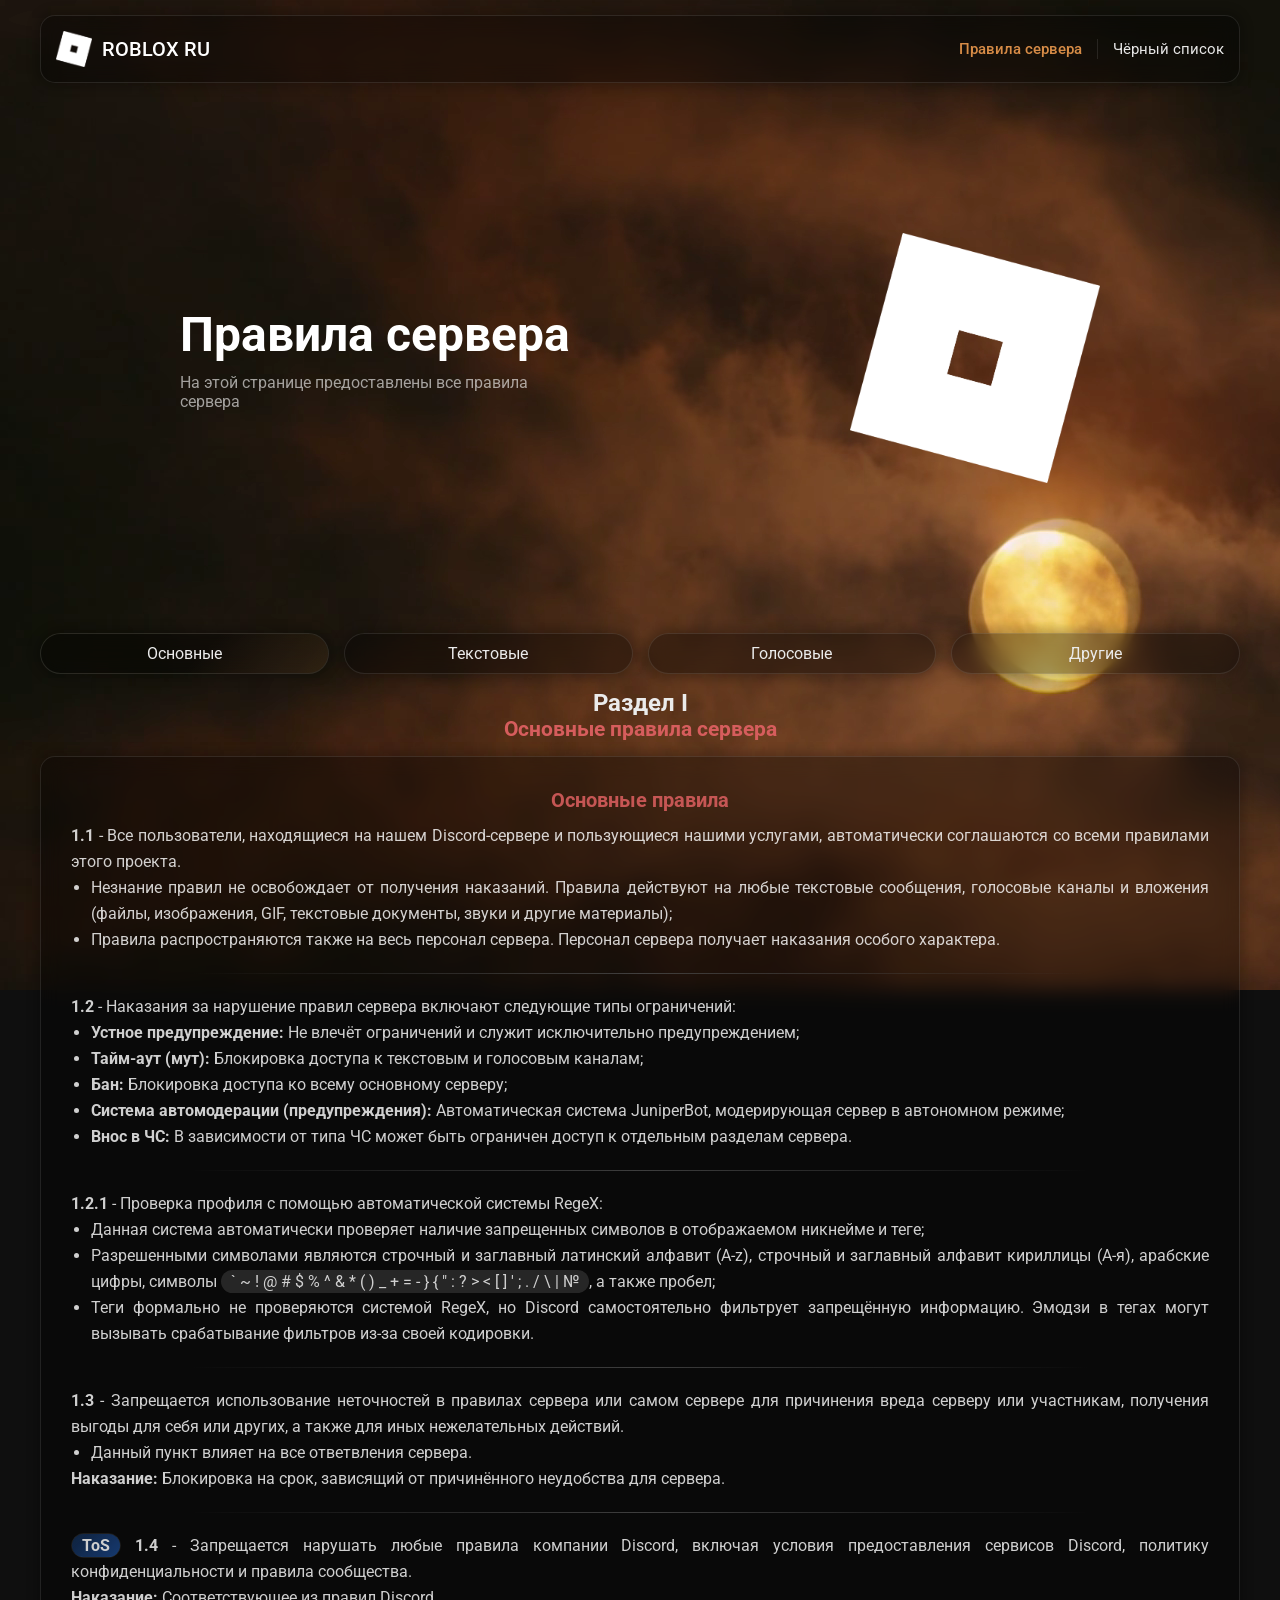
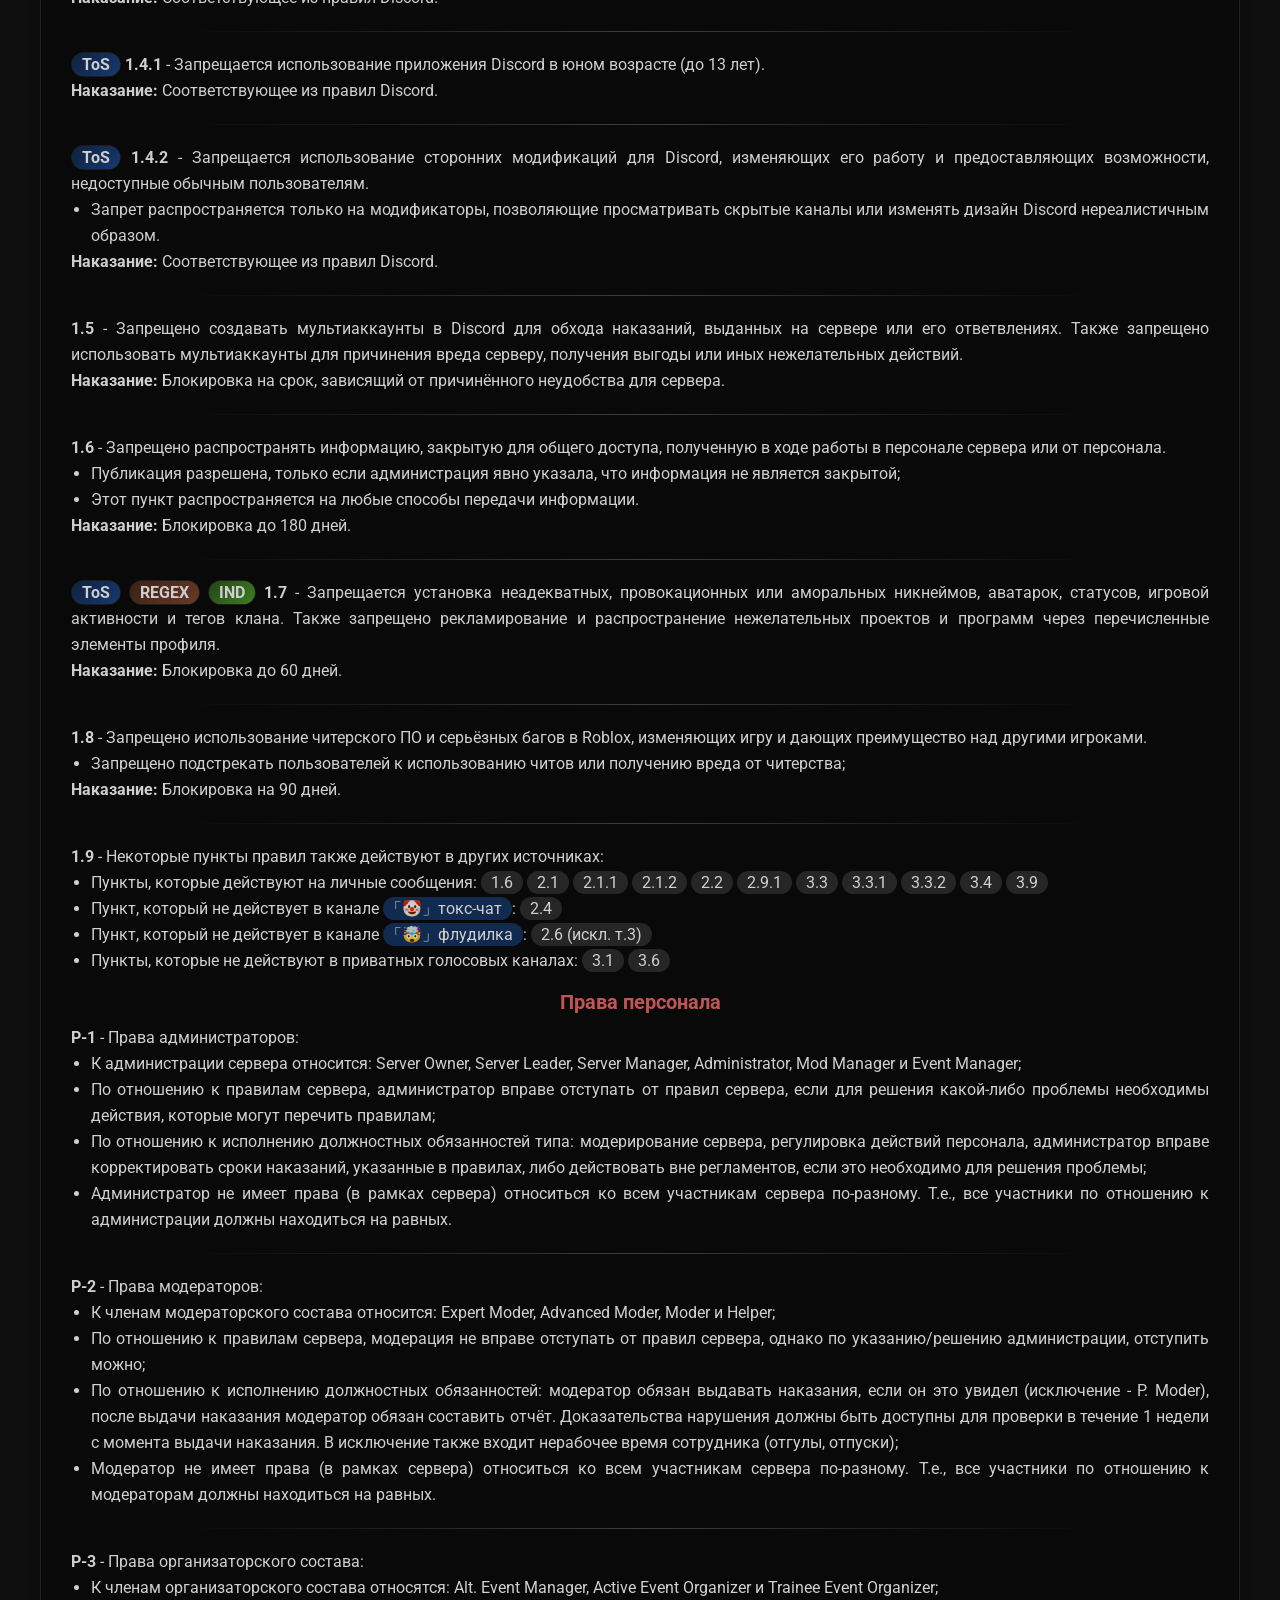
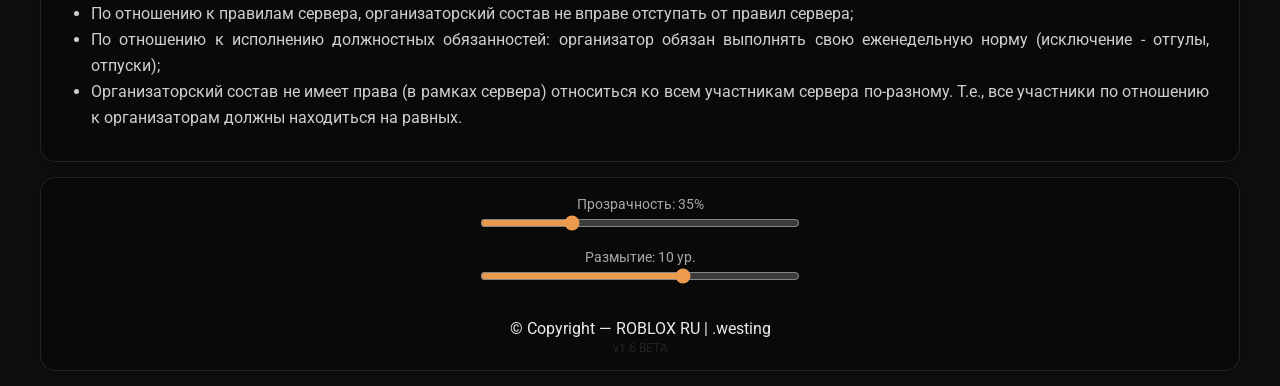
<file: index.html>
<!DOCTYPE html>
<html lang="ru">
    <head>
        <meta charset="UTF-8">
        <meta name="viewport" content="width=device-width, initial-scale=1.0">
    
        <title>ROBLOX RU</title>

        <link rel="preconnect" href="https://fonts.googleapis.com">
        <link rel="preconnect" href="https://fonts.gstatic.com" crossorigin>
        <link href="https://fonts.googleapis.com/css2?family=Roboto:wght@100;300;400;500;700;800;900&display=swap" rel="stylesheet">


        <link rel="icon" href="icons/roblox.png">
        <link rel="stylesheet" href="styles/rules.css"> <!-- Стиль страницы -->
    </head>

    <body>
        <div id="loader" class="loader-overlay">
            <div class="loader-spinner"></div>
            <p>Загрузка страницы...</p>
            <button id="skip-loader" class="skip-btn" type="button">Пропустить</button>
        </div>
        <video class="background-video" autoplay muted loop playsinline><source src="icons/bg.webm" type="video/mp4"></video>

        <div class="notification hidden" id="notification">
            <span class="notification-text">???</span>
        </div>

        <div class="header">
            <a href="https://discord.gg/kqKmYH4Xx4" target="_blank" rel="noopener noreferrer"><div class="icon">
                <img src="icons/roblox.png" width="36">
                <span>ROBLOX RU</span>
            </div></a>

            <div class="btns">
                <a class="active">Правила сервера</a>
                <div class="line"></div>
                <a href="blacklist.html">Чёрный список</a>
            </div>

            <div class="dropdown">
                <button id="dropdown-btn" class="dropdown-btn" aria-expanded="false" aria-label="Открыть меню">
                    <div class="bars">
                        <div class="bar" id="one"></div>
                        <div class="bar" id="two"></div>
                        <div class="bar" id="three"></div>
                    </div>
                </button>
            </div>
        </div>
        </div>

        <div class="welcome">
            <div class="texts">
                <span class="name">Правила сервера</span>
                <span class="descr">На этой странице предоставлены все правила сервера</span>
            </div>

            <div class="icon">
                <img src="icons/roblox.png" width="250">
            </div>
        </div>

        <div class="rules-btns">
            <button class="active" data-target="rules1" data-title="Раздел I" data-subtitle="Основные правила сервера">Основные</button>
            <button data-target="rules2" data-title="Раздел II" data-subtitle="Правила текстовых каналов">Текстовые</button>
            <button data-target="rules3" data-title="Раздел III" data-subtitle="Правила голосовых каналов">Голосовые</button>
            <button data-target="rules4" data-title="Раздел IV" data-subtitle="Другие правила сервера">Другие</button>
        </div>

        <div class="rules-info">
            <span class="ri1" id="ri1">Раздел I</span>
            <span class="ri2" id="ri2">Основные правила сервера</span>
        </div>

        <div class="rules-list">
            <div class="rules active" id="rules1">
                <h2>Основные правила</h2>
                <div>
                    <b>1.1</b> - Все пользователи, находящиеся на нашем Discord-сервере и пользующиеся нашими услугами, автоматически соглашаются со всеми правилами этого проекта.
                    <ul>
                        <li>Незнание правил не освобождает от получения наказаний. Правила действуют на любые текстовые сообщения, голосовые каналы и вложения (файлы, изображения, GIF, текстовые документы, звуки и другие материалы);</li>
                        <li>Правила распространяются также на весь персонал сервера. Персонал сервера получает наказания особого характера.</li>
                    </ul>
                </div>
                <div class="line"></div>
                <div>
                    <b>1.2</b> - Наказания за нарушение правил сервера включают следующие типы ограничений:
                    <ul>
                        <li><b>Устное предупреждение:</b> Не влечёт ограничений и служит исключительно предупреждением;</li>
                        <li><b>Тайм-аут (мут):</b> Блокировка доступа к текстовым и голосовым каналам;</li>
                        <li><b>Бан:</b> Блокировка доступа ко всему основному серверу;</li>
                        <li><b>Система автомодерации (предупреждения):</b> Автоматическая система JuniperBot, модерирующая сервер в автономном режиме;</li>
                        <li><b>Внос в ЧС:</b> В зависимости от типа ЧС может быть ограничен доступ к отдельным разделам сервера.</li>
                    </ul>
                </div>
                <div class="line"></div>
                <div>
                    <b>1.2.1</b> - Проверка профиля с помощью автоматической системы RegeX:
                    <ul>
                        <li>Данная система автоматически проверяет наличие запрещенных символов в отображаемом никнейме и теге;</li>
                        <li>Разрешенными символами являются строчный и заглавный латинский алфавит (A-z), строчный и заглавный алфавит кириллицы (А-я), арабские цифры, символы <pp>` ~ ! @ # $ % ^ & * ( ) _ + = - } { " : ? > < [ ] ' ; . / \ | №</pp>, а также пробел;</li>
                        <li>Теги формально не проверяются системой RegeX, но Discord самостоятельно фильтрует запрещённую информацию. Эмодзи в тегах могут вызывать срабатывание фильтров из‑за своей кодировки.</li>
                    </ul>
                </div>
                <div class="line"></div>
                <div>
                    <b>1.3</b> - Запрещается использование неточностей в правилах сервера или самом сервере для причинения вреда серверу или участникам, получения выгоды для себя или других, а также для иных нежелательных действий.
                    <ul>
                        <li>Данный пункт влияет на все ответвления сервера.</li>
                    </ul>
                    <b>Наказание: </b> Блокировка на срок, зависящий от причинённого неудобства для сервера.
                </div>
                <div class="line"></div>
                <div>
                    <tag class="TOS" id="notif_btn">ToS</tag>
                    <b>1.4</b> - Запрещается нарушать любые правила компании Discord, включая условия предоставления сервисов Discord, политику конфиденциальности и правила сообщества.
                    <br><b>Наказание: </b> Соответствующее из правил Discord.
                </div>
                <div class="line"></div>
                <div>
                    <tag class="TOS" id="notif_btn">ToS</tag>
                    <b>1.4.1</b> - Запрещается использование приложения Discord в юном возрасте (до 13 лет).
                    <br><b>Наказание: </b> Соответствующее из правил Discord.
                </div>
                <div class="line"></div>
                <div>
                    <tag class="TOS" id="notif_btn">ToS</tag>
                    <b>1.4.2</b> - Запрещается использование сторонних модификаций для Discord, изменяющих его работу и предоставляющих возможности, недоступные обычным пользователям.
                    <ul>
                        <li>Запрет распространяется только на модификаторы, позволяющие просматривать скрытые каналы или изменять дизайн Discord нереалистичным образом.</li>
                    </ul>
                    <b>Наказание:</b> Соответствующее из правил Discord.
                </div>
                <div class="line"></div>
                <div>
                    <b>1.5</b> - Запрещено создавать мультиаккаунты в Discord для обхода наказаний, выданных на сервере или его ответвлениях. Также запрещено использовать мультиаккаунты для причинения вреда серверу, получения выгоды или иных нежелательных действий.
                    <br><b>Наказание:</b> Блокировка на срок, зависящий от причинённого неудобства для сервера.</br>
                </div>
                <div class="line"></div>
                <div>
                    <b>1.6</b> - Запрещено распространять информацию, закрытую для общего доступа, полученную в ходе работы в персонале сервера или от персонала.
                    <ul>
                        <li>Публикация разрешена, только если администрация явно указала, что информация не является закрытой;</li>
                        <li>Этот пункт распространяется на любые способы передачи информации.</li>
                    </ul>
                    <b>Наказание:</b> Блокировка до 180 дней.
                </div>
                <div class="line"></div>
                <div>
                    <tag class="TOS" id="notif_btn">ToS</tag> <tag class="REGEX" id="notif_btn">REGEX</tag> <tag class="IND" id="notif_btn">IND</tag>
                    <b>1.7</b> - Запрещается установка неадекватных, провокационных или аморальных никнеймов, аватарок, статусов, игровой активности и тегов клана. Также запрещено рекламирование и распространение нежелательных проектов и программ через перечисленные элементы профиля.
                    <br><b>Наказание:</b> Блокировка до 60 дней.
                </div>
                <div class="line"></div>
                <div>
                    <b>1.8</b> - Запрещено использование читерского ПО и серьёзных багов в Roblox, изменяющих игру и дающих преимущество над другими игроками.
                    <ul>
                        <li>Запрещено подстрекать пользователей к использованию читов или получению вреда от читерства;</li>
                    </ul>
                    <b>Наказание:</b> Блокировка на 90 дней.
                </div>
                <div class="line"></div>
                <div>
                    <b>1.9</b> - Некоторые пункты правил также действуют в других источниках:
                    <ul>
                        <li>Пункты, которые действуют на личные сообщения: <pp>1.6</pp> <pp>2.1</pp> <pp>2.1.1</pp> <pp>2.1.2</pp> <pp>2.2</pp> <pp>2.9.1</pp> <pp>3.3</pp> <pp>3.3.1</pp> <pp>3.3.2</pp> <pp>3.4</pp> <pp>3.9</pp></li>
                        <li>Пункт, который не действует в канале <ch-dsgn>「🤡」токс-чат</ch-dsgn>: <pp>2.4</pp></li>
                        <li>Пункт, который не действует в канале <ch-dsgn>「🤯」флудилка</ch-dsgn>: <pp>2.6 (искл. т.3)</pp></li>
                        <li>Пункты, которые не действуют в приватных голосовых каналах: <pp>3.1</pp> <pp>3.6</pp></li>
                    </ul>
                </div>
                <h2 class="staff-perms">Права персонала</h2>
                <div>
                    <b>P-1</b> - Права администраторов:
                    <ul>
                        <li>К администрации сервера относится: Server Owner, Server Leader, Server Manager, Administrator, Mod Manager и Event Manager;</li>
                        <li>По отношению к правилам сервера, администратор вправе отступать от правил сервера, если для решения какой-либо проблемы необходимы действия, которые могут перечить правилам;</li>
                        <li>По отношению к исполнению должностных обязанностей типа: модерирование сервера, регулировка действий персонала, администратор вправе корректировать сроки наказаний, указанные в правилах, либо действовать вне регламентов, если это необходимо для решения проблемы;</li>
                        <li>Администратор не имеет права (в рамках сервера) относиться ко всем участникам сервера по-разному. Т.е., все участники по отношению к администрации должны находиться на равных.</li>
                    </ul>
                </div>
                <div class="line"></div>
                <div>
                    <b>P-2</b> - Права модераторов:
                    <ul>
                        <li>К членам модераторского состава относится: Expert Moder, Advanced Moder, Moder и Helper;</li>
                        <li>По отношению к правилам сервера, модерация не вправе отступать от правил сервера, однако по указанию/решению администрации, отступить можно;</li>
                        <li>По отношению к исполнению должностных обязанностей: модератор обязан выдавать наказания, если он это увидел (исключение - P. Moder), после выдачи наказания модератор обязан составить отчёт. Доказательства нарушения должны быть доступны для проверки в течение 1 недели с момента выдачи наказания. В исключение также входит нерабочее время сотрудника (отгулы, отпуски);</li>
                        <li>Модератор не имеет права (в рамках сервера) относиться ко всем участникам сервера по-разному. Т.е., все участники по отношению к модераторам должны находиться на равных.</li>
                    </ul>
                </div>
                <div class="line"></div>
                <div>
                    <b>P-3</b> - Права организаторского состава:
                    <ul>
                        <li>К членам организаторского состава относятся: Alt. Event Manager, Active Event Organizer и Trainee Event Organizer;</li>
                        <li>По отношению к правилам сервера, организаторский состав не вправе отступать от правил сервера;</li>
                        <li>По отношению к исполнению должностных обязанностей: организатор обязан выполнять свою еженедельную норму (исключение - отгулы, отпуски);</li>
                        <li>Организаторский состав не имеет права (в рамках сервера) относиться ко всем участникам сервера по-разному. Т.е., все участники по отношению к организаторам должны находиться на равных.</li>
                    </ul>
                </div>
            </div>
            <div class="rules" id="rules2">
                <div>
                    <b>2.1</b> - Запрещена реклама сторонних ресурсов, не связанных с ROBLOX RU.
                    <ul>
                        <li><tag class="IND" id="notif_btn">IND</tag> Реклама плейсов из Roblox наказывается тайм-аутом до 12 часов;</li>
                        <li><tag class="AUTO-MOD" id="notif_btn">AUTO MOD</tag> Реклама Discord-серверов, сайтов, не имеющих верификацию (неофициальные сайты) наказывается блокировкой до 15 дней;</li>
                        <li>Реклама и распространение любых ПО для устройств наказывается блокировкой до 30 дней.</li>
                    </ul>
                    <b>Наказание:</b> Тайм-аут до 12 часов или блокировка до 30 дней.
                </div>
                <div class="line"></div>
                <div>
                    <b>2.1.1</b> - Запрещена любая деятельность за реальные деньги или внутренние валюты, основным или второстепенным способом получения которых является внесение реальных денежных средств.
                    <ul>
                        <li>Исключением является деятельность, согласованная с администрацией сервера.</li>
                    </ul>
                    <b>Наказание:</b> Блокировка до 14 дней.
                </div>
                <div class="line"></div>
                <div>
                    <b>2.1.2</b> - Запрещено упоминание названий читов, мест их установки или распространение информации о подобном ПО.
                    <br><b>Наказание:</b> Тайм-аут до 8 часов.
                </div>
                <div class="line"></div>
                <div>
                    <b>2.2</b> - Запрещены неправомерные и провокационные действия или любые несогласованные взаимодействия, в том числе в реальной жизни.
                    <ul>
                        <li>Запрещены угрозы, шантаж и другие виды психического и морального давления на участников;</li>
                        <li>Запрещена передача, распространение личных данных (данные паспорта, фотографии, место жительства, личные данные, WEB-данные);</li>
                        <li>Создание ложной информации о пользователях, сервере или других людях наказывается тайм-аутом до 9 часов;</li>
                        <li>Запрещена публикация личных переписок без одобрения второй стороны.</li>
                    </ul>
                    <b>Наказание:</b> Блокировка до 180 дней.
                </div>
                <div class="line"></div>
                <div>
                    <b>2.3</b> - Запрещены споры и провокации на различные темы. Запрещены абсолютно все нестандартные разговорные темы, которые относятся к каким-либо обсуждаемым событиям или местам.
                    <ul>
                        <li>Запрещены споры и провокации на политические, межнациональные и религиозные темы;</li>
                        <li>Запрещена пропаганда суицида, фашизма, расизма, нацизма и других нежелательных суждений;</li>
                    </ul>
                    <b>Наказание:</b> Тайм-аут до 2 дней.
                </div>
                <div class="line"></div>
                <div>
                    <b>2.4</b> - Запрещено неадекватное поведение в различных его формах.
                    <ul>
                        <li>Запрещено разводить, провоцировать, продолжать и участвовать в различных конфликтах;</li>
                        <li>Запрещено оскорбление пользователей сервера, других людей, к которым может быть адресовано нежелательное обращение в различных его формах;</li>
                        <li>Запрещено упоминание знакомых, родственников или семьи в негативной или провокационной форме.</li>
                    </ul>
                    <b>Наказание:</b> Тайм-аут до 16 часов.
                </div>
                <div class="line"></div>
                <div>
                    <b>2.4.1</b> - Запрещена провокация на нарушение правил сервера.
                    <br><b>Наказание:</b> Тайм-аут до 12 часов.
                </div>
                <div class="line"></div>
                <div>
                    <b>2.5</b> - Запрещен любой контент 18+ характера, аморальное и асоциальное поведение.
                    <ul>
                        <li>Запрещена публикация всевозможного неприемлемого материала;</li>
                        <li>Запрещены публичные беседы на 18+ темы, а также пропаганда ЛГБТ;</li>
                        <li>Запрещена публикация всевозможного треш-контента.</li>
                    </ul>
                    <b>Наказание:</b> Тайм-аут до 2 дней. В некоторых случаях блокировка до 30 дней.
                </div>
                <div class="line"></div>
                <div>
                    <b>2.6</b> - Запрещен спам, флуд, оффтоп и мультипостинг:
                    <ul>
                        <li><tag class="AUTO-MOD" id="notif_btn">AUTO MOD</tag> <tag class="RES" id="notif_btn">RES</tag> Спам — Повторение однотипного сообщения несколько раз (допускается до 4);</li>
                        <li><tag class="RES" id="notif_btn">RES</tag> Флуд — Повторение бессмысленных слов в одном сообщении;</li>
                        <li><tag class="IND-T" id="notif_btn">IND</tag> Оффтоп — Использование канала не по назначению;</li>
                        <li><tag class="RES" id="notif_btn">RES</tag> Мультипостинг — Деление одного предложения на несколько сообщений;</li>
                        <li>Запрещено злоупотреблять крупными шрифтами (#, ##, ###);</li>
                        <li>Запрещен спам реакциями под сообщениями.</li>
                    </ul>
                    <b>Наказание:</b> Тайм-аут до 8 часов.
                </div>
                <div class="line"></div>
                <div>
                    <tag class="AUTO-MOD">AUTO MOD</tag>
                    <b>2.7</b> - Запрещено упоминание любых пользователей сервера без причины, особенно в том случае, если упомянутый пользователь пожаловался на этот случай.
                    <br><b>Наказание:</b> Тайм-аут до 2 часов.
                </div>
                <div class="line"></div>
                <div>
                    <tag class="IND">IND</tag>
                    <b>2.8</b> - Запрещена публикация ссылок на приватные сервера в Roblox.
                    <br><b>Наказание:</b> Тайм-аут до 1 часа.
                </div>
                <div class="line"></div>
                <div>
                    <b>2.9</b> - Запрещено обсуждение действий персонала в рамках сервера.
                    <br><b>Наказание:</b> Тайм-аут до 3 часов.
                </div>
                <div class="line"></div>
                <div>
                    <b>2.9.1</b> - Запрещено выдавать себя за члена любого персонала, не являясь им.
                    <br><b>Наказание:</b> Тайм-аут до 2 часов.
                </div>
            </div>
            <div class="rules" id="rules3">
                <div>
                    <b>3.1</b> - Запрещено использование программ/устройств для вывода звука в микрофон, издавать громкие звуки, кричать или изменять голос.
                    <ul>
                        <li>Если ваш микрофон имеет плохое шумоподавление (или вы находитесь в условиях повышенного шума, например, в турбине самолета), используйте режим рации или отключайте микрофон после вашей речи.</li>
                    </ul>
                    <b>Наказание:</b> Тайм-аут до 6 часов.
                </div>
                <div class="line"></div>
                <div>
                    <b>3.2</b> - Запрещено устанавливать названия или статусы голосовых каналов, которые противоречат правилам сервера.
                    <br><b>Наказание:</b> Тайм-аут до 3 часов и изменение названия/статуса канала.
                </div>
                <div class="line"></div>
                <div>
                    <b>3.3</b> - Запрещено зазывать пользователей на сторонние ресурсы, не связанные с ROBLOX RU.
                    <ul>
                        <li><tag class="IND" id="notif_btn">IND</tag> Реклама плейсов из Roblox наказывается тайм-аутом до 12 часов;</li>
                        <li>Реклама Discord-серверов, сайтов, не имеющих верификацию (неофициальные сайты) наказывается блокировкой до 15 дней;</li>
                        <li>Реклама и распространение любых ПО для устройств наказывается блокировкой до 30 дней.</li>
                    </ul>
                    <b>Наказание:</b> Тайм-аут до 12 часов или блокировка до 30 дней.
                </div>
                <div class="line"></div>
                <div>
                    <b>3.3.1</b> - Запрещена любая деятельность за реальные деньги или внутренние валюты, основным или второстепенным способом получения которых является внесение реальных денежных средств.
                    <ul>
                        <li>Исключением является деятельность, согласованная с администрацией сервера.</li>
                    </ul>
                    <b>Наказание:</b> Блокировка до 14 дней.
                </div>
                <div class="line"></div>
                <div>
                    <b>3.3.2</b> - Запрещено упоминание и демонстрация названий читов, мест их установки или распространение информации о подобном ПО.
                    <br><b>Наказание:</b> Тайм-аут до 8 часов.
                </div>
                <div class="line"></div>
                <div>
                    <b>3.4</b> - Запрещены неправомерные и провокационные действия или любые несогласованные взаимодействия, в том числе в реальной жизни.
                    <ul>
                        <li>Запрещены угрозы, шантаж и другие виды психического или морального давления на участников;</li>
                        <li>Запрещена передача или распространение личных данных (данные паспорта, фотографии, место жительства, личные данные, WEB-данные);</li>
                        <li>Создание ложной информации о пользователях, сервере или других людях наказывается тайм-аутом до 9 часов;</li>
                        <li>Запрещена публикация личных переписок без одобрения второй стороны.</li>
                    </ul>
                    <b>Наказание:</b> Блокировка до 180 дней.
                </div>
                <div class="line"></div>
                <div>
                    <b>3.5</b> - Запрещены споры и провокации на различные темы. Запрещены абсолютно все нестандартные разговорные темы, которые относятся к каким-либо обсуждаемым событиям или местам.
                    <ul>
                        <li>Запрещены споры и провокации на политические, межнациональные и религиозные темы;</li>
                        <li>Запрещена пропаганда суицида, фашизма, расизма, нацизма и других нежелательных суждений;</li>
                    </ul>
                    <b>Наказание:</b> Тайм-аут до 2 дней.
                </div>
                <div class="line"></div>
                <div>
                    <b>3.6</b> - Запрещено неадекватное поведение в различных его формах.
                    <ul>
                        <li>Запрещено разводить, провоцировать, продолжать и участвовать в различных конфликтах;</li>
                        <li>Запрещено оскорбление пользователей сервера, других людей, к которым может быть адресовано нежелательное обращение в различных его формах;</li>
                        <li>Запрещено упоминание знакомых, родственников или семьи в негативной или провокационной форме.</li>
                    </ul>
                    <b>Наказание:</b> Тайм-аут до 16 часов.
                </div>
                <div class="line"></div>
                <div>
                    <b>3.6.1</b> - Запрещена провокация на нарушение правил сервера.
                    <br><b>Наказание:</b> Тайм-аут до 12 часов.
                </div>
                <div class="line"></div>
                <div>
                    <b>3.7</b> - Запрещено демонстрировать любой контент 18+ характера, а также вести разговоры на темы аморального и асоциального характера.
                    <ul>
                        <li>Запрещена демонстрация всевозможного неприемлемого материала;</li>
                        <li>Запрещены публичные разговоры на 18+ темы, а также пропаганда ЛГБТ;</li>
                        <li>Запрещена демонстрация всевозможного треш-контента.</li>
                    </ul>
                    <b>Наказание:</b> Тайм-аут до 2 дней. В некоторых случаях блокировка до 30 дней.
                </div>
                <div class="line"></div>
                <div>
                    <b>3.8</b> - Запрещено обсуждение действий персонала в рамках сервера.
                    <br><b>Наказание:</b> Тайм-аут до 3 часов.
                </div>
                <div class="line"></div>
                <div>
                    <b>3.9</b> - Запрещено выдавать себя за члена любого персонала, не являясь им.
                    <br><b>Наказание:</b> Тайм-аут до 2 часов.
                </div>
            </div>
            <div class="rules" id="rules4">
                <div>
                    <b>4.1</b> - Правила публикации отзывов:
                    <ul>
                        <li><tag class="IND" id="notif_btn">IND</tag> Отзыв должен содержать только один тег со звездами.</li>
                        <li>Разрешается создавать отзывы только о персонале сервера и о самом сервере.</li>
                        <li>Отзыв должен пояснять выставленную оценку (обосновывать количество звёзд).</li>
                    </ul>
                    <b>Наказание:</b> Тайм-аут до 2 часов и удаление отзыва.
                </div>
                <div class="line"></div>
                <div>
                    <b>4.2</b> - Правила публикации предложений:
                    <ul>
                        <li>Предложения не должны касаться добавления или удаления игр на сервере.</li>
                        <li>Основной смысл идеи должен быть представлен ясно и понятно.</li>
                    </ul>
                    <b>Наказание:</b> Тайм-аут до 2 часов и удаление предложения.
                </div>
                <div class="line"></div>
                <div>
                    <b>4.3</b> - Правила экономики JuniperBot:
                    <ul>
                        <li>Запрещено использование багов или других ошибок для получения выгоды для себя, других пользователей или вреду участникам, серверу или экономики.</li>
                        <li>Запрещено использование твинк-аккаунтов.</li>
                        <li>Запрещено использовать посторонние ПО, макросы, автокликеры и др. для автоматизации процесса игры или нанесения вреда участникам, серверу или экономике.</li>
                        <li><tag class="IND" id="notif_btn">IND</tag> Создание помех или неудобств во время игры в экономику будет наказываться тайм-аутом до 3 часов.</li>
                    </ul>
                    <b>Наказание:</b> Тайм-аут до 3 часов или блокировка до 7 дней.
                </div>
            </div>
        </div>

        <div class="footer">
            <div class="settings-menu">
                <span class="transpTxt" id="transpTxt">Прозрачность: 35%</span>
                <input type="range" id="transp_slider" min="0.1" max="1" step="0.05" value="0.35">
                <span class="blurTxt" id="blurTxt">Размытие: 10 ур.</span>
                <input type="range" id="blur_slider" min="1" max="15" step="1" value="10">
            </div>
            <span class="author">© Copyright — ROBLOX RU | .westing</span>
            <span class="version">v1.6 BETA</span>
        </div>

        <script src="scripts/rules.js"></script>
    </body>
</html>
</file>
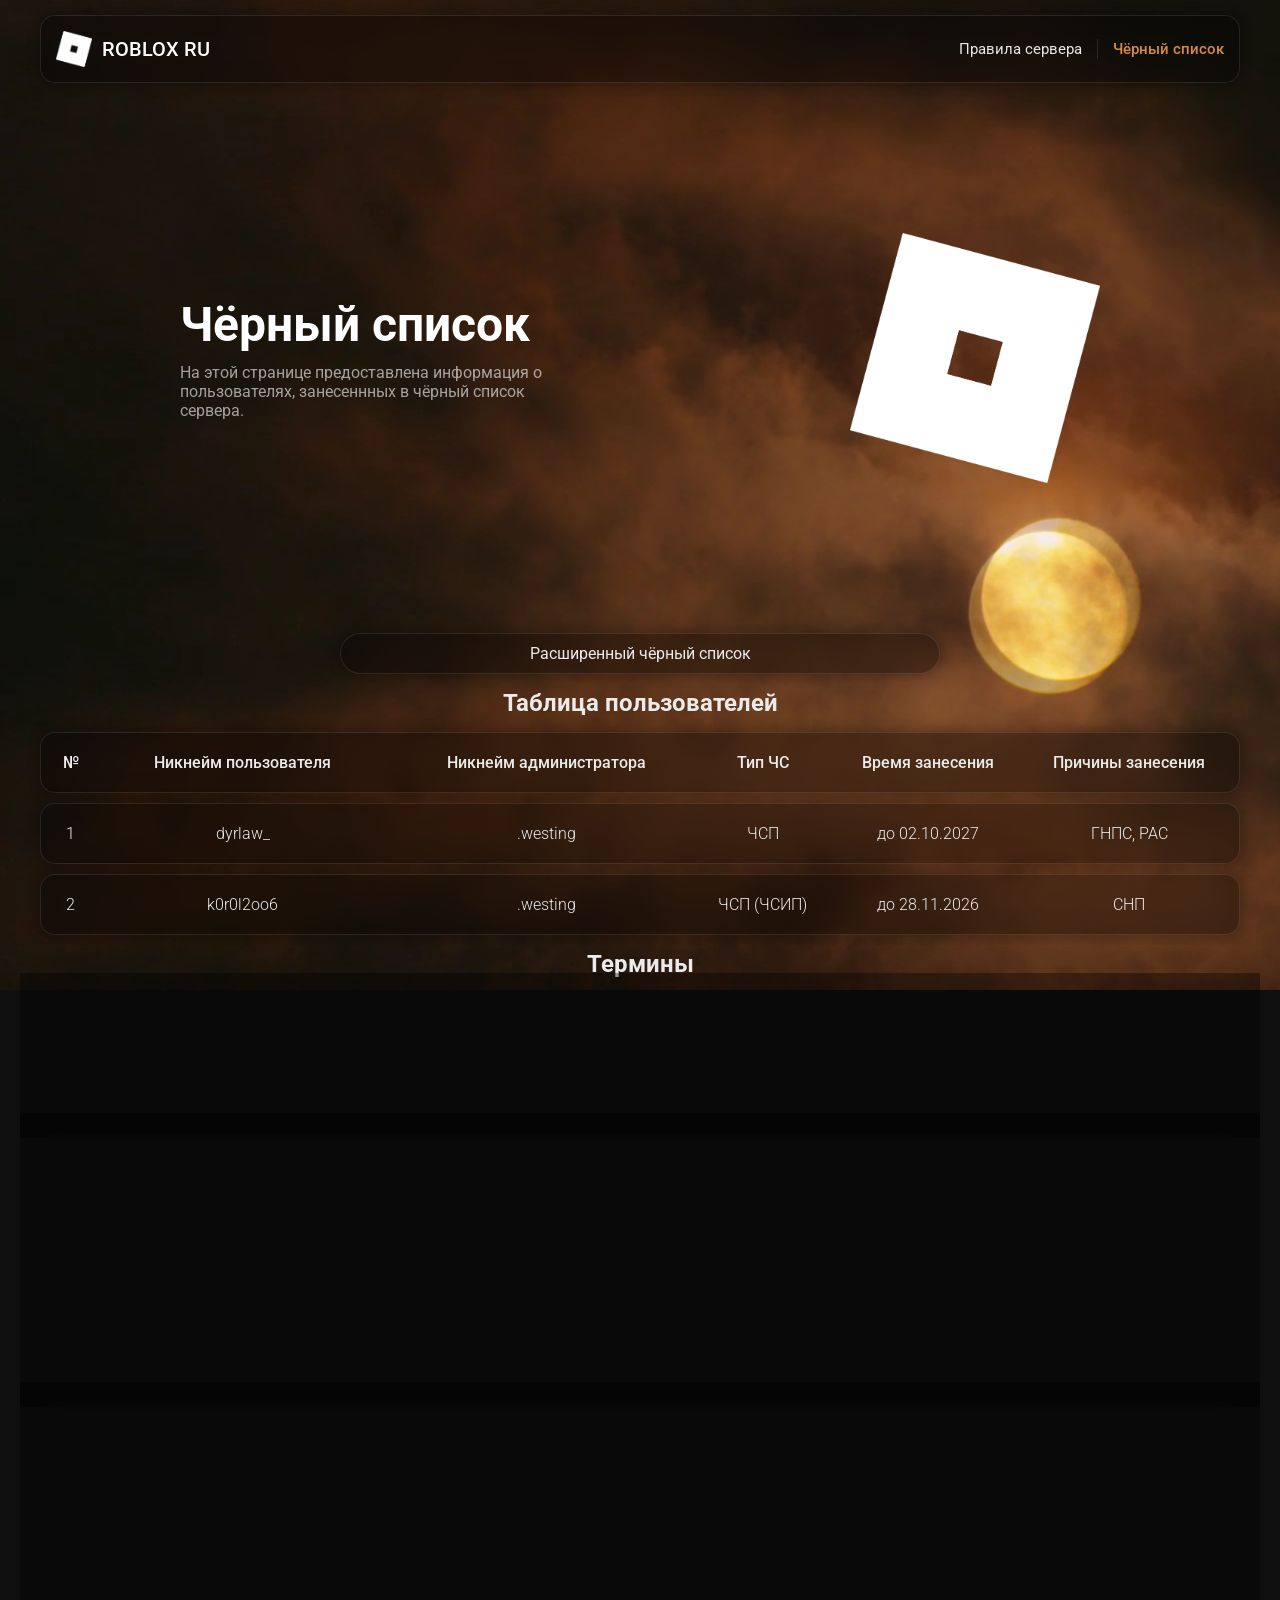
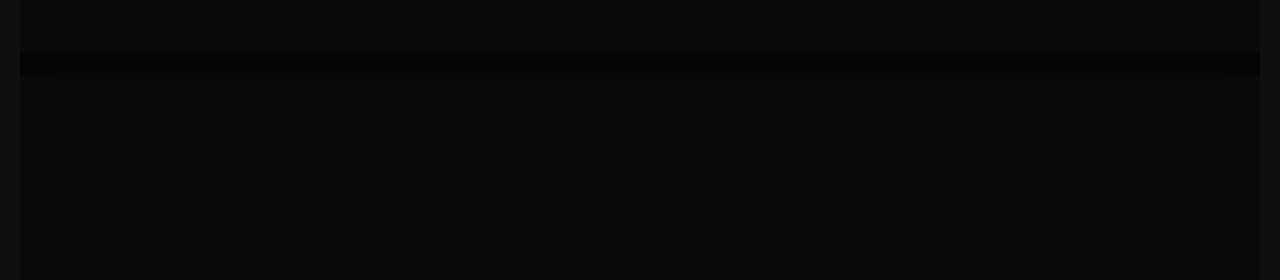
<file: blacklist.html>
<!DOCTYPE html>
<html lang="ru">
    <head>
        <meta charset="UTF-8">
        <meta name="viewport" content="width=device-width, initial-scale=1.0">
    
        <title>ROBLOX RU</title>

        <link rel="preconnect" href="https://fonts.googleapis.com">
        <link rel="preconnect" href="https://fonts.gstatic.com" crossorigin>
        <link href="https://fonts.googleapis.com/css2?family=Roboto:wght@100;300;400;500;700;800;900&display=swap" rel="stylesheet">


        <link rel="icon" href="icons/roblox.png">
        <link rel="stylesheet" href="styles/blacklist.css"> <!-- Стиль страницы -->
    </head>

    <body>
        <div id="loader" class="loader-overlay">
            <div class="loader-spinner"></div>
            <p>Загрузка страницы...</p>
            <button id="skip-loader" class="skip-btn" type="button">Пропустить</button>
        </div>
        <video class="background-video" autoplay muted loop playsinline><source src="icons/bg.webm" type="video/mp4"></video>

        <div class="notification hidden" id="notification">
            <span class="notification-text">???</span>
        </div>

        <div class="header">
            <a href="https://discord.gg/kqKmYH4Xx4" target="_blank" rel="noopener noreferrer"><div class="icon">
                <img src="icons/roblox.png" width="36">
                <span>ROBLOX RU</span>
            </div></a>

            <div class="btns">
                <a href="index.html">Правила сервера</a>
                <div class="line"></div>
                <a class="active">Чёрный список</a>
            </div>

            <div class="dropdown">
                <button id="dropdown-btn" class="dropdown-btn" aria-expanded="false" aria-label="Открыть меню">
                    <div class="bars">
                        <div class="bar" id="one"></div>
                        <div class="bar" id="two"></div>
                        <div class="bar" id="three"></div>
                    </div>
                </button>
            </div>
        </div>
        </div>

        <div class="welcome">
            <div class="texts">
                <span class="name">Чёрный список</span>
                <span class="descr">На этой странице предоставлена информация о пользователях, занесеннных в чёрный список сервера.</span>
            </div>

            <div class="icon">
                <img src="icons/roblox.png" width="250">
            </div>
        </div>

        <div class="blacklist-btns">
            <button class="visible" data-target="full-blacklist">Расширенный чёрный список</button>

            <button data-target="basic-blacklist">Обычный чёрный список</button>
        </div>

        <div class="blacklist-info">
            <span class="ri1" id="ri1">Таблица пользователей</span>
        </div>

        <div class="blacklist-list">
            <div class="blacklist active basic-blacklist" id="basic-blacklist">
                <div class="example rowing">
                    <span class="number">№</span>
                    <span class="nickname">Никнейм пользователя</span>
                    <span class="admin">Никнейм администратора</span>
                    <span class="type">Тип ЧС</span>
                    <span class="time">Время занесения</span>
                    <span class="reason">Причины занесения</span>
                </div>
                <div class="rowing">
                    <span class="number">1</span>
                    <span class="nickname">dyrlaw_</span>
                    <span class="admin">.westing</span>
                    <span class="type">ЧСП</span>
                    <span class="time">до 02.10.2027</span>
                    <span class="reason">ГНПС, РАС</span>
                </div>
                <div class="rowing">
                    <span class="number">2</span>
                    <span class="nickname">k0r0l2oo6</span>
                    <span class="admin">.westing</span>
                    <span class="type">ЧСП (ЧСИП)</span>
                    <span class="time">до 28.11.2026</span>
                    <span class="reason">СНП</span>
                </div>
            </div>
            <div class="blacklist full-blacklist" id="full-blacklist">
                <div class="example rowing">
                    <span class="number">№</span>
                    <span class="nickname">Никнейм пользователя</span>
                    <span class="admin">Никнейм администратора</span>
                    <span class="ilva">ИлВА</span>
                    <span class="type">Тип ЧС</span>
                    <span class="time">Время занесения</span>
                </div>
                <div class="rowing">
                    <span class="number">1</span>
                    <span class="nickname">ayojerk</span>
                    <span class="admin">mtveykk</span>
                    <span class="ilva">Нет</span>
                    <span class="type">ЧСС (БВС)</span>
                    <span class="time">Бессрочно</span>
                </div>
                <div class="rowing">
                    <span class="number">2</span>
                    <span class="nickname">rattish.</span>
                    <span class="admin">floweff</span>
                    <span class="ilva">Нет</span>
                    <span class="type">ЧСС (БВС)</span>
                    <span class="time">Бессрочно</span>
                </div>
                <div class="rowing">
                    <span class="number">3</span>
                    <span class="nickname">the_yra</span>
                    <span class="admin">mtveykk</span>
                    <span class="ilva">Нет</span>
                    <span class="type">ЧСС (БВС)</span>
                    <span class="time">Бессрочно</span>
                </div>
                <div class="rowing">
                    <span class="number">4</span>
                    <span class="nickname">s*xbin.**g</span>
                    <span class="admin">.westing</span>
                    <span class="ilva">Нет</span>
                    <span class="type">ЧСС (БВС)</span>
                    <span class="time">Бессрочно</span>
                </div>
                <div class="rowing">
                    <span class="number">5</span>
                    <span class="nickname">lutiksss</span>
                    <span class="admin">mtveykk</span>
                    <span class="ilva">Нет</span>
                    <span class="type">ЧСС (БВС)</span>
                    <span class="time">Бессрочно</span>
                </div>
                <div class="rowing">
                    <span class="number">6</span>
                    <span class="nickname">happerok1</span>
                    <span class="admin">.westing</span>
                    <span class="ilva">Нет</span>
                    <span class="type">ЧСС (БВС)</span>
                    <span class="time">Бессрочно</span>
                </div>
                <div class="rowing">
                    <span class="number">7</span>
                    <span class="nickname">zxctuxonya</span>
                    <span class="admin">.westing</span>
                    <span class="ilva">Да</span>
                    <span class="type">ЧСС</span>
                    <span class="time">Бессрочно</span>
                </div>
                <div class="rowing">
                    <span class="number">8</span>
                    <span class="nickname">gansrudel18</span>
                    <span class="admin">.westing</span>
                    <span class="ilva">Да</span>
                    <span class="type">ЧСС</span>
                    <span class="time">Бессрочно</span>
                </div>
                <div class="rowing">
                    <span class="number">9</span>
                    <span class="nickname">the_fatal</span>
                    <span class="admin">mtveykk</span>
                    <span class="ilva">Да</span>
                    <span class="type">ЧСС</span>
                    <span class="time">Бессрочно</span>
                </div>
                <div class="rowing">
                    <span class="number">10</span>
                    <span class="nickname">mr_builderman.</span>
                    <span class="admin">.westing</span>
                    <span class="ilva">Да</span>
                    <span class="type">ЧСС</span>
                    <span class="time">Бессрочно</span>
                </div>
            </div>
        </div>

        <div class="blacklist-types">
            <span class="termins">Термины</span>
            <div class="bl-type">
                <span class="heading">Типы ЧС</span>
                <div class="line"></div>
                <div class="list">
                    <div class="type">
                        <span class="t1">ЧСС</span>
                        <span class="t2">Чёрный список сервера</span>
                    </div>
                    <div class="type">
                        <span class="t1">ЧСП</span>
                        <span class="t2">Чёрный список персонала</span>
                    </div>
                </div>
            </div>
            <div class="bl-puttype">
                <span class="heading">Подтипы ЧС</span>
                <div class="line"></div>
                <div class="list">
                    <div class="puttype">
                        <span class="pt1">БВС</span>
                        <span class="pt2">Общий запрет к серверу с блокировкой на сервере амнистий.</span>
                    </div>
                    <div class="puttype">
                        <span class="pt1">ЧСМ</span>
                        <span class="pt2">Чёрный список к должностям модерации</span>
                    </div>
                    <div class="puttype">
                        <span class="pt1">ЧСИП</span>
                        <span class="pt2">Чёрный список к должностям ивент персонала</span>
                    </div>
                </div>
            </div>
            <div class="bl-reason">
                <span class="heading">Причины занесения</span>
                <div class="line"></div>
                <div class="list">
                    <div class="reason">
                        <span class="r1">РАС</span>
                        <span class="r2">Решение администрации сервера</span>
                    </div>
                    <div class="reason">
                        <span class="r1">МНПС (МНПП)</span>
                        <span class="r2">Многократное нарушение правил сервера или многократное нарушение правил персонала</span>
                    </div>
                    <div class="reason">
                        <span class="r1">ГНПС (ГНПП)</span>
                        <span class="r2">Грубое нарушение правил сервера или грубое нарушение правил персонала</span>
                    </div>
                    <div class="reason">
                        <span class="r1">НВС</span>
                        <span class="r2">Нанесение вреда серверу</span>
                    </div>
                </div>
            </div>
        </div>

        <div class="footer">
            <div class="settings-menu">
                <span class="transpTxt" id="transpTxt">Прозрачность: 35%</span>
                <input type="range" id="transp_slider" min="0.1" max="1" step="0.05" value="0.35">
                <span class="blurTxt" id="blurTxt">Размытие: 10 ур.</span>
                <input type="range" id="blur_slider" min="1" max="15" step="1" value="10">
            </div>
            <span class="author">© Copyright — ROBLOX RU | .westing</span>
            <span class="version">v1.6 BETA</span>
        </div>

        <script src="scripts/blacklist.js"></script>
    </body>
</html>
</file>
<file: styles/rules.css>
* {
    margin: 0;
    padding: 0;
    box-sizing: border-box;
    font-family:'Roboto', sans-serif;
    color: #fff;
    hyphens: auto;
    overflow-wrap: break-word;
    word-wrap: break-word;
}

:root {
    --bg: rgba(0, 0, 0, 0.35);
    --blur: 10px; 
    --border: rgba(255, 255, 255, 0.1);
    --custom: rgba(236, 154, 78);
    --white: rgba(235, 235, 235);
    --red: rgb(214, 93, 93);
}

html, body {
    position: relative;
    display: flow-root;
    min-height: 100vh;
    overflow-x: hidden;
    background: rgba(15,15,15);
    z-index: -2;
}

.loader-overlay {
    position: fixed;
    display: flex;
    flex-direction: column;
    justify-content: center;
    align-items: center;
    gap: 15px;
    top: 0;
    left: 0;
    width: 100%;
    height: 100%;
    background: rgb(15, 15, 15);
    z-index: 9999;
}

.loader-spinner {
    width: 40px;
    height: 40px;
    border: 4px solid var(--border);
    border-top: 4px solid var(--custom);
    border-radius: 50%;
    animation: spin 1s linear infinite;
}

.loader-overlay p {
    color: var(--white);
}

@keyframes spin {
    0% { transform: rotate(0deg); }
    100% { transform: rotate(360deg); }
}

.loader-overlay.hidden {
    opacity: 0;
    transition: opacity 0.5s ease-out;
    pointer-events: none;
}

.skip-btn {
    margin-top: 20px;
    padding: 10px 20px;
    color: rgba(255,255,255,0.5);
    background: rgba(0,0,0,0);
    border: 1px solid var(--border);
    border-radius: 6px;
    cursor: pointer;
    transition: scale 0.3s ease;
}

.skip-btn:hover {
    scale: 1.1;
}

.background-video {
    display: block;
    position: fixed;
    top: 50%;
    left: 50%;
    min-width: 101%;
    min-height: 100vh;
    object-fit: cover;
    transform: translate(-50%, -50%);
    z-index: -1;
}

/* -------------------- NOTIFICATION */
.notification {
    position: fixed;
    min-width: 200px;
    text-align: center;
    top: 50px;
    left: 50%;
    padding: 15px 30px;
    transform: translateX(-50%);
    background: rgb(15, 15, 15);
    box-shadow: 0 0 20px 10px rgba(0,0,0,0.4);
    border: 1px solid var(--border);
    border-radius: 15px;
    opacity: 0;
    cursor: pointer;
    pointer-events: none;
    user-select: none;
    visibility: hidden;
    transition: opacity 1s ease, visibility 1s ease;
    z-index: 10;
}

@media (max-width: 960px) {
    .notification {
        top: 20px;
        border-radius: 0;
        border: 0 solid var(--border);
        width: 100%;
    }
}

.notification.visible {
    opacity: 1;
    visibility: visible;
    pointer-events: auto;
    transform: translateX(-50%) translateY(0);
    transition: opacity 0.3s ease, visibility 0s;
}

.notification.hidden {
    transform: translateX(-50%) translateY(-20px);
}

.notification-text {
    display: flex;
    color: var(--white);
}

ch-dsgn {
    background: rgb(39, 116, 231, 0.4);
    padding-right: 10px;
    padding-left: 3px;
    padding-top: 2px;
    padding-bottom: 2px;
    border-radius: 90px;
}

pp {
    background: rgba(104, 104, 104, 0.4);
    padding: 2px 10px;
    border-radius: 90px;
}

tag {
    cursor: pointer;
    user-select: none;
    padding: 2px 10px;
    border-radius: 90px;
    font-weight: 700;
}

tag.IND {
    background: linear-gradient(135deg, rgba(120, 255, 67, 0.3) 0%, rgba(120, 255, 67, 0.6) 100%);
    backdrop-filter: blur(var(--blur));
    background-clip: padding-box;
    border: 1px solid var(--border);
}

tag.IND-T {
    background: linear-gradient(135deg, rgba(241, 187, 69, 0.3) 0%, rgba(241, 187, 69, 0.6) 100%);
    backdrop-filter: blur(var(--blur));
    background-clip: padding-box;
    border: 1px solid var(--border);
}

tag.RES {
    background: linear-gradient(135deg, rgba(224, 76, 76, 0.3) 0%, rgba(224, 76, 76, 0.6) 100%);
    backdrop-filter: blur(var(--blur));
    background-clip: padding-box;
    border: 1px solid var(--border);
}

tag.TOS {
    background: linear-gradient(135deg, rgba(37, 111, 223, 0.3) 0%, rgba(37, 111, 223, 0.6) 100%);
    backdrop-filter: blur(var(--blur));
    background-clip: padding-box;
    border: 1px solid var(--border);
}

tag.AUTO-MOD {
    background: linear-gradient(135deg, rgba(168, 69, 207, 0.3) 0%, rgba(168, 69, 207, 0.6) 100%);
    backdrop-filter: blur(var(--blur));
    background-clip: padding-box;
    border: 1px solid var(--border);
}

tag.REGEX {
    background: linear-gradient(135deg, rgba(212, 110, 70, 0.3) 0%, rgba(212, 110, 70, 0.6) 100%);
    backdrop-filter: blur(var(--blur));
    background-clip: padding-box;
    border: 1px solid var(--border);
}

/* -------------------- HEADER */
.header {
    display: flex;
    align-items: center;
    justify-content: space-between;
    width: 1200px;
    margin: 15px auto 0 auto;
    padding: 15px 15px;
    height: auto;
    background: var(--bg);
    box-shadow: 0 0 10px 5px rgba(0,0,0,0.2);
    backdrop-filter: blur(var(--blur));
    border: 1px solid var(--border);
    border-radius: 15px;
}

@media (max-width: 960px) {
    .header {
        width: 95%;
    }
}

.header a {
    text-decoration: none;
}

.header .icon {
    display: flex;
    align-items: center;
    user-select: none;
}

.header .icon span {
    margin-left: 10px;
    font-weight: 500;
    font-size: 20px;
}

.btns {
    display: flex;
    align-items: center;
    gap: 15px;
    user-select: none;
}

.btns a.active {
    color: var(--custom);
    font-weight: 500;
}

.btns a.active:hover {
    cursor: not-allowed;
}

.btns a {
    text-decoration: none;
    opacity: 0.9;
    font-size: 15px;
    transition: all 0.3s ease;
}

.btns a:hover {
    opacity: 0.7;
}

.btns .line {
    height: 20px;
    width: 1px;
    background: var(--border);
}

.header .dropdown {
    display: none;
    position: relative;
    width: 32px;
    height: 32px;
    flex-shrink: 0;
    z-index: 2;
}

.header .dropdown .dropdown-btn {
    display: flex;
    justify-content: center;
    align-items: center;
    width: 100%;
    height: 100%;
    padding: 0;
    border: none;
    outline: none;
    box-shadow: none;
    background: transparent;
    cursor: pointer;
    -webkit-tap-highlight-color: transparent;
}

.header .dropdown .bars {
    display: flex;
    flex-direction: column;
    justify-content: center;
    align-items: flex-end;
    width: 100%;
    height: 100%;
    gap: 7px;
}

.header .dropdown .bars .bar {
    display: block;
    width: 100%;
    height: 3px;
    background: var(--custom);
    border-radius: 90px;
    transition: width 0.3s ease, transform 0.3s ease, opacity 0.2s ease;
    transform-origin: center;
}

.header .dropdown .bars #one {
    width: 100%;
}

.header .dropdown .bars #two {
    width: 50%;
}

.header .dropdown .bars #three {
    width: 75%;
}

@media (min-width: 641px) {
    .header .dropdown:hover .bars #one {
        width: 75%;
    }

    .header .dropdown:hover .bars #two {
        width: 100%;
    }

    .header .dropdown:hover .bars #three {
        width: 50%;
    }
}

@media (max-width: 640px) {
    .header {
        display: grid;
        grid-template-columns: 1fr auto;
        grid-template-rows: auto auto;
        align-items: center;
        width: 95%;
        height: auto;
        min-height: 0;
        box-sizing: border-box;
    }

    .header .icon {
        grid-column: 1;
        grid-row: 1;
    }

    .header .dropdown {
        display: block;
        grid-column: 2;
        grid-row: 1;
    }

    .header .btns {
        grid-column: 1 / -1;
        grid-row: 2;
        display: flex;
        flex-direction: column;
        justify-content: center;
        align-items: center;
        gap: 5px;
        width: 100%;
        max-height: 0;
        margin: 0;
        padding: 0;
        overflow: hidden;
        opacity: 0;
        box-sizing: border-box;
        background: transparent;
        border: none;
        box-shadow: none;
        transition: max-height 0.35s ease, opacity 0.25s ease, padding 0.35s ease;
    }

    .header.mobile-menu-open .btns {
        max-height: 200px;
        padding-top: 25px;
        opacity: 1;
    }

    .header .btns a {
        display: block;
        width: fit-content;
        padding: 10px 20px;
        text-align: center;
        text-decoration: none;
        background: transparent;
        border: none;
        box-shadow: none;
        font-size: 18px;
        -webkit-tap-highlight-color: transparent;
    }

    .header .btns .line {
        display: block;
        width: 60%;
        height: 1px;
        background: var(--gray);
    }

    .header .dropdown .dropdown-btn,
    .header .dropdown .dropdown-btn:hover,
    .header .dropdown .dropdown-btn:focus,
    .header .dropdown .dropdown-btn:active {
        background: transparent !important;
        background-color: transparent !important;
        border: none !important;
        outline: none !important;
        box-shadow: none !important;
    }

    .header .dropdown.open .bars #one {
        width: 100%;
        transform: translateY(10px) rotate(45deg);
    }

    .header .dropdown.open .bars #two {
        opacity: 0;
        transform: scaleX(0);
    }

    .header .dropdown.open .bars #three {
        width: 100%;
        transform: translateY(-10px) rotate(-45deg);
    }
}

/* -------------------- WELCOME */
.welcome {
    display: grid;
    grid-template-columns: 1fr 1fr;
    gap: 100px;
    width: 920px;
    margin: 0 auto;
    padding: 150px 0;
}

@media (max-width: 960px) {
    .welcome {
        display: flex;
        flex-wrap: wrap;
        justify-content: center;
        text-align: center;
        gap: 50px;
        width: 95%;
    }
}

.welcome .texts {
    display: flex;
    flex-direction: column;
    justify-content: center;
    gap: 10px;
}

.welcome .texts .name {
    font-size: 48px;
    font-weight: 700;
}

.welcome .texts .descr {
    opacity: 0.6;
}

.welcome .icon {
    display: flex;
    justify-content: right;
    animation: wobble 10s ease-in-out infinite;
}

@keyframes wobble {
  0%   { transform: rotate(-5deg); }
  50%  { transform: rotate(5deg); }
  100% { transform: rotate(-5deg); }
}

@media (max-width: 480px) {
    .welcome .icon {
        transform: scale(0.6);
    }
}

/* -------------------- RULES BTNS */
.rules-btns {
    display: grid;
    width: 1200px;
    grid-template-columns: 1fr 1fr 1fr 1fr;
    gap: 15px;
    place-items: center;
    margin: 0 auto;
}

@media (max-width: 960px) {
    .rules-btns {
        width: 95%;
        grid-template-columns: auto;
    }
}

.rules-btns button {
    color: var(--white);
    display: flex;
    justify-content: center;
    width: 100%;
    padding: 10px;
    background: var(--bg);
    box-shadow: 0 0 10px 5px rgba(0,0,0,0.2);
    backdrop-filter: blur(var(--blur));
    border: 1px solid var(--border);
    border-radius: 900px;
    font-size: 16px;
    cursor: pointer;
    user-select: none;
    transition: all 0.3s ease-in-out;
}

.rules-btns button:hover:not(.active) {
    scale: 1.05;
}

.rules-btns button.active {
    cursor: not-allowed;
    background: linear-gradient(135deg, var(--bg) 55%, rgba(236, 154, 78, 0.1) 100%);
    background-clip: padding-box;
}

/* -------------------- RULES INFO */
.rules-info {
    display: flex;
    justify-content: center;
    flex-direction: column;
    text-align: center;
    width: 1200px;
    margin: 15px auto 0 auto;
}

@media (max-width: 960px) {
    .rules-info {
        width: 95%;
    }
}

.rules-info .ri1 {
    color: var(--white);
    width: 100%;
    font-size: 24px;
    font-weight: 700;
}

.rules-info .ri2 {
    color: var(--red);
    width: 100%;
    font-size: 21px;
    font-weight: 700;
}

/* -------------------- RULES */
.rules-list {
    display: flex;
    align-items: center;
    justify-content: space-between;
    color: var(--white);
    width: 1200px;
    margin: 15px auto 0 auto;
    padding: 30px;
    height: auto;
    background: var(--bg);
    box-shadow: 0 0 10px 5px rgba(0,0,0,0.2);
    backdrop-filter: blur(var(--blur));
    border: 1px solid var(--border);
    border-radius: 15px;
}

@media (max-width: 960px) {
    .rules-list {
        width: 95%;
    }
}

.rules-list .line {
    display: block;
    background: linear-gradient(90deg,rgba(0, 0, 0, 0) 0%, rgba(75, 75, 75) 50%, rgba(0, 0, 0, 0) 100%);
    margin: 20px auto;
    width: 80%;
    height: 1px;
}

.rules-list div {
    text-align: justify;
    opacity: 0.9;
    line-height: 26px;
}

.rules-list .rules {
    display: none;
    width: 100%;
}

.rules-list h2 {
    display: block;
    text-align: center;
    margin: 0 auto;
    font-size: 20px;
    padding-bottom: 10px;
    color: var(--red);
}

.rules-list h2.staff-perms {
    padding-top: 15px;
}

.rules-list ul {
    padding-left: 20px;
}

.rules.active {
    display: block;
    animation: rulesIn 0.3s ease-in-out;
}

@keyframes rulesIn {
    from {
        opacity: 0;
        transform: translateY(8px);
    }
    to {
        opacity: 1;
        transform: translateY(0);
    }
}

/* -------------------- FOOTER */

.footer {
    display: flex;
    flex-wrap: wrap;
    align-items: center;
    justify-content: center;
    text-align: center;
    width: 1200px;
    margin: 15px auto;
    padding: 15px;
    background: var(--bg);
    box-shadow: 0 0 10px 5px rgba(0,0,0,0.2);
    backdrop-filter: blur(var(--blur));
    border: 1px solid var(--border);
    border-radius: 15px;
}

@media (max-width: 960px) {
    .footer {
        width: 95%;
    }
}

.settings-menu {
    display: flex;
    flex-wrap: wrap;
    justify-content: center;
    width: 320px;
    z-index: 2;
}

.settings-menu span {
    padding: 3px 0;
    color: var(--white);
    font-size: 14px;
    opacity: 0.7;
}

.settings-menu .blurTxt {
    margin-top: 15px;
}

input[type='range'] {
    accent-color: var(--custom);
    width: 100%;
}

.footer .author {
    display: flex;
    margin-top: 35px;
    justify-content: center;
    width: 100%;
    color: var(--white);
}

.footer .version {
    display: flex;
    color: rgba(255,255,255,0.1);
    font-size: 12px;
    margin-top: 3px;
}
</file>
<file: styles/blacklist.css>
* {
    margin: 0;
    padding: 0;
    box-sizing: border-box;
    font-family:'Roboto', sans-serif;
    color: #fff;
    hyphens: auto;
    overflow-wrap: break-word;
    word-wrap: break-word;
}

:root {
    --bg: rgba(0, 0, 0, 0.35);
    --blur: 10px; 
    --border: rgba(255, 255, 255, 0.1);
    --custom: rgba(236, 154, 78);
    --white: rgba(235, 235, 235);
    --red: rgb(214, 93, 93);
}

html, body {
    position: relative;
    display: flow-root;
    min-height: 100vh;
    overflow-x: hidden;
    background: rgba(15,15,15);
    z-index: -2;
}

.loader-overlay {
    position: fixed;
    display: flex;
    flex-direction: column;
    justify-content: center;
    align-items: center;
    gap: 15px;
    top: 0;
    left: 0;
    width: 100%;
    height: 100%;
    background: rgb(15, 15, 15);
    z-index: 9999;
}

.loader-spinner {
    width: 40px;
    height: 40px;
    border: 4px solid var(--border);
    border-top: 4px solid var(--custom);
    border-radius: 50%;
    animation: spin 1s linear infinite;
}

.loader-overlay p {
    color: var(--white);
}

@keyframes spin {
    0% { transform: rotate(0deg); }
    100% { transform: rotate(360deg); }
}

.loader-overlay.hidden {
    opacity: 0;
    transition: opacity 0.5s ease-out;
    pointer-events: none;
}

.skip-btn {
    margin-top: 20px;
    padding: 10px 20px;
    color: rgba(255,255,255,0.5);
    background: rgba(0,0,0,0);
    border: 1px solid var(--border);
    border-radius: 6px;
    cursor: pointer;
    transition: scale 0.3s ease;
}

.skip-btn:hover {
    scale: 1.1;
}

.background-video {
    display: block;
    position: fixed;
    top: 50%;
    left: 50%;
    min-width: 101%;
    min-height: 100vh;
    object-fit: cover;
    transform: translate(-50%, -50%);
    z-index: -1;
}

/* -------------------- NOTIFICATION */
.notification {
    position: fixed;
    min-width: 200px;
    text-align: center;
    top: 50px;
    left: 50%;
    padding: 15px 30px;
    transform: translateX(-50%);
    background: rgb(15, 15, 15);
    box-shadow: 0 0 20px 10px rgba(0,0,0,0.4);
    border: 1px solid var(--border);
    border-radius: 15px;
    opacity: 0;
    cursor: pointer;
    pointer-events: none;
    user-select: none;
    visibility: hidden;
    transition: opacity 1s ease, visibility 1s ease;
    z-index: 10;
}

@media (max-width: 960px) {
    .notification {
        top: 20px;
        border-radius: 0;
        border: 0 solid var(--border);
        width: 100%;
    }
}

.notification.visible {
    opacity: 1;
    visibility: visible;
    pointer-events: auto;
    transform: translateX(-50%) translateY(0);
    transition: opacity 0.3s ease, visibility 0s;
}

.notification.hidden {
    transform: translateX(-50%) translateY(-20px);
}

.notification-text {
    display: flex;
    color: var(--white);
}

/* -------------------- HEADER */
.header {
    display: flex;
    align-items: center;
    justify-content: space-between;
    width: 1200px;
    margin: 15px auto 0 auto;
    padding: 15px 15px;
    height: auto;
    background: var(--bg);
    box-shadow: 0 0 10px 5px rgba(0,0,0,0.2);
    backdrop-filter: blur(var(--blur));
    border: 1px solid var(--border);
    border-radius: 15px;
}

@media (max-width: 960px) {
    .header {
        width: 95%;
    }
}

.header a {
    text-decoration: none;
}

.header .icon {
    display: flex;
    align-items: center;
    user-select: none;
}

.header .icon span {
    margin-left: 10px;
    font-weight: 500;
    font-size: 20px;
}

.btns {
    display: flex;
    align-items: center;
    gap: 15px;
    user-select: none;
}

.btns a.active {
    color: var(--custom);
    font-weight: 500;
}

.btns a.active:hover {
    cursor: not-allowed;
}

.btns a {
    text-decoration: none;
    opacity: 0.9;
    font-size: 15px;
    transition: all 0.3s ease;
}

.btns a:hover {
    opacity: 0.7;
}

.btns .line {
    height: 20px;
    width: 1px;
    background: var(--border);
}

.header .dropdown {
    display: none;
    position: relative;
    width: 32px;
    height: 32px;
    flex-shrink: 0;
    z-index: 2;
}

.header .dropdown .dropdown-btn {
    display: flex;
    justify-content: center;
    align-items: center;
    width: 100%;
    height: 100%;
    padding: 0;
    border: none;
    outline: none;
    box-shadow: none;
    background: transparent;
    cursor: pointer;
    -webkit-tap-highlight-color: transparent;
}

.header .dropdown .bars {
    display: flex;
    flex-direction: column;
    justify-content: center;
    align-items: flex-end;
    width: 100%;
    height: 100%;
    gap: 7px;
}

.header .dropdown .bars .bar {
    display: block;
    width: 100%;
    height: 3px;
    background: var(--custom);
    border-radius: 90px;
    transition: width 0.3s ease, transform 0.3s ease, opacity 0.2s ease;
    transform-origin: center;
}

.header .dropdown .bars #one {
    width: 100%;
}

.header .dropdown .bars #two {
    width: 50%;
}

.header .dropdown .bars #three {
    width: 75%;
}

@media (min-width: 641px) {
    .header .dropdown:hover .bars #one {
        width: 75%;
    }

    .header .dropdown:hover .bars #two {
        width: 100%;
    }

    .header .dropdown:hover .bars #three {
        width: 50%;
    }
}

@media (max-width: 640px) {
    .header {
        display: grid;
        grid-template-columns: 1fr auto;
        grid-template-rows: auto auto;
        align-items: center;
        width: 95%;
        height: auto;
        min-height: 0;
        box-sizing: border-box;
    }

    .header .icon {
        grid-column: 1;
        grid-row: 1;
    }

    .header .dropdown {
        display: block;
        grid-column: 2;
        grid-row: 1;
    }

    .header .btns {
        grid-column: 1 / -1;
        grid-row: 2;
        display: flex;
        flex-direction: column;
        justify-content: center;
        align-items: center;
        gap: 5px;
        width: 100%;
        max-height: 0;
        margin: 0;
        padding: 0;
        overflow: hidden;
        opacity: 0;
        box-sizing: border-box;
        background: transparent;
        border: none;
        box-shadow: none;
        transition: max-height 0.35s ease, opacity 0.25s ease, padding 0.35s ease;
    }

    .header.mobile-menu-open .btns {
        max-height: 200px;
        padding-top: 25px;
        opacity: 1;
    }

    .header .btns a {
        display: block;
        width: fit-content;
        padding: 10px 20px;
        text-align: center;
        text-decoration: none;
        background: transparent;
        border: none;
        box-shadow: none;
        font-size: 18px;
        -webkit-tap-highlight-color: transparent;
    }

    .header .btns .line {
        display: block;
        width: 60%;
        height: 1px;
        background: var(--gray);
    }

    .header .dropdown .dropdown-btn,
    .header .dropdown .dropdown-btn:hover,
    .header .dropdown .dropdown-btn:focus,
    .header .dropdown .dropdown-btn:active {
        background: transparent !important;
        background-color: transparent !important;
        border: none !important;
        outline: none !important;
        box-shadow: none !important;
    }

    .header .dropdown.open .bars #one {
        width: 100%;
        transform: translateY(10px) rotate(45deg);
    }

    .header .dropdown.open .bars #two {
        opacity: 0;
        transform: scaleX(0);
    }

    .header .dropdown.open .bars #three {
        width: 100%;
        transform: translateY(-10px) rotate(-45deg);
    }
}

/* -------------------- WELCOME */
.welcome {
    display: grid;
    grid-template-columns: 1fr 1fr;
    gap: 100px;
    width: 920px;
    margin: 0 auto;
    padding: 150px 0;
}

@media (max-width: 960px) {
    .welcome {
        display: flex;
        flex-wrap: wrap;
        justify-content: center;
        text-align: center;
        gap: 50px;
        width: 95%;
    }
}

.welcome .texts {
    display: flex;
    flex-direction: column;
    justify-content: center;
    gap: 10px;
}

.welcome .texts .name {
    font-size: 48px;
    font-weight: 700;
}

.welcome .texts .descr {
    opacity: 0.6;
}

.welcome .icon {
    display: flex;
    justify-content: right;
    animation: wobble 10s ease-in-out infinite;
}

@keyframes wobble {
  0%   { transform: rotate(-5deg); }
  50%  { transform: rotate(5deg); }
  100% { transform: rotate(-5deg); }
}

@media (max-width: 480px) {
    .welcome .icon {
        transform: scale(0.6);
    }
}

/* -------------------- RULES INFO */
.blacklist-info {
    display: flex;
    justify-content: center;
    flex-direction: column;
    text-align: center;
    width: 1200px;
    margin: 15px auto 0 auto;
}

@media (max-width: 960px) {
    .blacklist-info {
        width: 95%;
    }
}

.blacklist-info .ri1 {
    color: var(--white);
    width: 100%;
    font-size: 24px;
    font-weight: 700;
}

/* -------------------- BLACKLIST-BTNS */
.blacklist-btns {
    display: flex;
    width: 600px;
    margin: 0 auto;
}

@media (max-width: 960px) {
    .blacklist-btns {
        width: 95%
    }
}

.blacklist-btns button {
    color: var(--white);
    display: none;
    justify-content: center;
    width: 100%;
    padding: 10px;
    background: var(--bg);
    box-shadow: 0 0 10px 5px rgba(0,0,0,0.2);
    backdrop-filter: blur(var(--blur));
    border: 1px solid var(--border);
    border-radius: 900px;
    font-size: 16px;
    cursor: pointer;
    user-select: none;
    transition: all 0.3s ease-in-out;
}

.blacklist-btns button.visible {
    display: flex;
}

.blacklist-btns button:hover {
    scale: 1.05;
}

/* -------------------- BASIC BLACKLIST */
.blacklist-list {
    display: flex;
    flex-direction: column;
    overflow-x: auto;
    scrollbar-width: none;
    padding: 0 2.5% 0 2.5%;
}

.blacklist {
    display: none;
}

.blacklist:active {
    display: block;
    animation: blacklistIn 0.3s ease-in-out;
}

.blacklist-list .rowing {
    display: flex;
    justify-content: center;
    width: 1200px;
    margin: 10px auto;
    padding: 20px 15px;
    gap: 1%;
    background: var(--bg);
    box-shadow: 0 0 10px 5px rgba(0,0,0,0.2);
    backdrop-filter: blur(var(--blur));
    border: 1px solid var(--border);
    border-radius: 15px;
}

.blacklist-list .example {
    margin-top: 15px;
    font-weight: 500;
}

.blacklist-list .rowing:not(.example) {
    font-weight: 300;
}

.blacklist-list .rowing span {
    display: flex;
    justify-content: center;
    color: var(--white);
}

.blacklist-list .rowing .number {
    width: 2.5%;
}

.blacklist-list .rowing .nickname {
    width: 25%;
}

.blacklist-list .rowing .admin {
    width: 25%;
}

.blacklist-list .rowing .ilva {
    width: 5%;
}

.blacklist-list .rowing .type {
    width: 10%;
}

.blacklist-list .full-blacklist .rowing .type {
    width: 15%;
}

.blacklist-list .rowing .time {
    width: 16.25%;
}

.blacklist-list .full-blacklist .rowing .time {
    width: 22.5%;
}

.blacklist-list .rowing .reason {
    width: 16.25%;
}

.blacklist-list .full-blacklist .rowing .reason {
    width: 18.75%;
}

.blacklist.active {
    display: block;
    animation: blacklistIn 0.3s ease-in-out;
}

@keyframes blacklistIn {
    from {
        opacity: 0;
        transform: translateY(8px);
    }
    to {
        opacity: 1;
        transform: translateY(0);
    }
}

/* -------------------- TYPES */
.blacklist-types {
    display: flex;
    flex-direction: column;
    gap: 15px;
    margin: 5px auto 0 auto;
    width: 1200px;
}

@media (max-width: 960px) {
    .blacklist-types {
        width: 95%
    }
}

.blacklist-types .termins {
    text-align: center;
    color: var(--white);
    width: 100%;
    font-size: 24px;
    font-weight: 700;
}

.bl-type, .bl-puttype, .bl-reason {
    display: flex;
    justify-content: center;
    flex-direction: column;
    padding: 15px;
    background: var(--bg);
    box-shadow: 0 0 10px 5px rgba(0,0,0,0.2);
    backdrop-filter: blur(var(--blur));
    border: 1px solid var(--border);
    border-radius: 15px;
}

.blacklist-types .heading {
    text-align: center;
    color: var(--white);
    width: 100%;
    font-size: 18px;
    font-weight: 700;
}

.blacklist-types .line {
    display: block;
    background: linear-gradient(90deg,rgba(0, 0, 0, 0) 0%, rgba(75, 75, 75) 50%, rgba(0, 0, 0, 0) 100%);
    margin: 15px auto;
    width: 80%;
    height: 1px;
}

.blacklist-types .list {
    display: flex;
    flex-wrap: wrap;
    justify-content: center;
    column-gap: 100px;
    row-gap: 50px;
}

.blacklist-types .t1, .pt1, .r1 {
    color: var(--white);
    width: 100%;
    font-weight: 600;
}

.blacklist-types .t2, .pt2, .r2 {
    color: var(--white);
    width: 100%;
    font-weight: 300;
    margin-top: 3px;
}

.blacklist-types .type, .puttype, .reason {
    display: flex;
    flex-direction: column;
    text-align: center;
    width: 30%;
}

@media (max-width: 960px) {
    .blacklist-types .type, .puttype, .reason {
        width: 100%
    }
}

/* -------------------- FOOTER */
.footer {
    display: flex;
    flex-wrap: wrap;
    align-items: center;
    justify-content: center;
    text-align: center;
    width: 1200px;
    margin: 15px auto;
    padding: 15px;
    background: var(--bg);
    box-shadow: 0 0 10px 5px rgba(0,0,0,0.2);
    backdrop-filter: blur(var(--blur));
    border: 1px solid var(--border);
    border-radius: 15px;
}

@media (max-width: 960px) {
    .footer {
        width: 95%;
    }
}

.settings-menu {
    display: flex;
    flex-wrap: wrap;
    justify-content: center;
    width: 320px;
    z-index: 2;
}

.settings-menu span {
    padding: 3px 0;
    color: var(--white);
    font-size: 14px;
    opacity: 0.7;
}

.settings-menu .blurTxt {
    margin-top: 15px;
}

input[type='range'] {
    accent-color: var(--custom);
    width: 100%;
}

.footer .author {
    display: flex;
    margin-top: 35px;
    justify-content: center;
    width: 100%;
    color: var(--white);
}

.footer .version {
    display: flex;
    color: rgba(255,255,255,0.1);
    font-size: 12px;
    margin-top: 3px;
}
</file>
